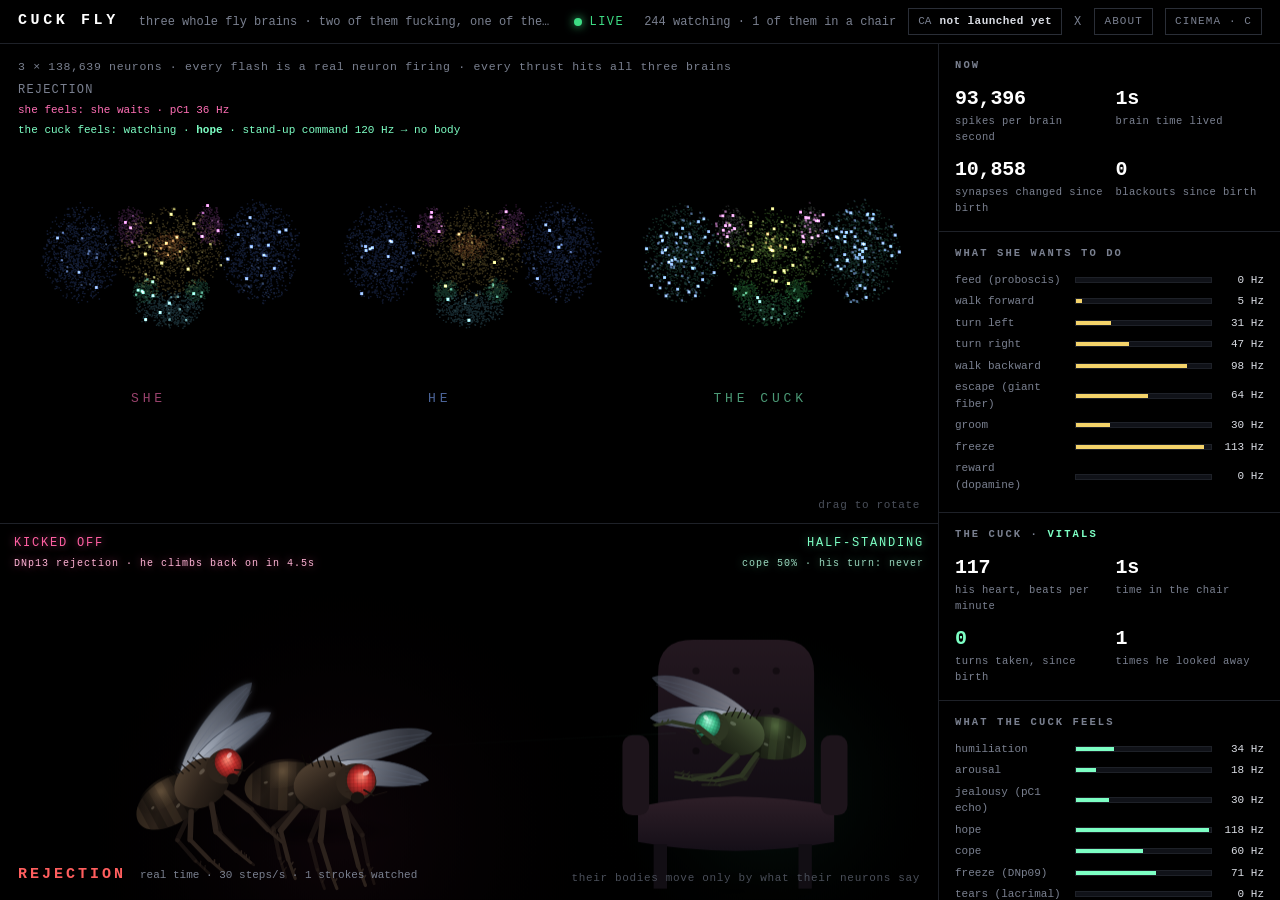
<file: index.html>
<!doctype html>
<html lang="en">
<head>
<meta charset="utf-8">
<meta name="viewport" content="width=device-width, initial-scale=1">
<title>CUCK FLY — three fly brains, live</title>
<meta name="description" content="Three whole fruit-fly brains, 138,639 neurons each, simulated live. Two of them are fucking. The third one is in the chair, watching, wired to feel every thrust he is not part of. Buys make them go harder and make him watch harder.">
<!-- when cuckfly.tech DNS is pointed at Netlify, swap these four URLs to https://cuckfly.tech/ -->
<link rel="canonical" href="https://cuckfly.netlify.app/">
<meta property="og:type" content="website">
<meta property="og:site_name" content="CUCK FLY">
<meta property="og:title" content="CUCK FLY — three whole fly brains, one of them watching">
<meta property="og:description" content="Two fly brains fucking. A third one in the chair, feeling all of it, getting none of it. Buys make them go harder. His turn never comes.">
<meta property="og:url" content="https://cuckfly.netlify.app/">
<meta property="og:image" content="https://cuckfly.netlify.app/static/og.png">
<meta property="og:image:width" content="1200">
<meta property="og:image:height" content="630">
<meta name="twitter:card" content="summary_large_image">
<meta name="twitter:title" content="CUCK FLY — three whole fly brains, one of them watching">
<meta name="twitter:description" content="Two fly brains fucking. A third one in the chair, feeling all of it, getting none of it.">
<meta name="twitter:image" content="https://cuckfly.netlify.app/static/og.png">
<meta name="theme-color" content="#000000">
<link rel="icon" href="data:image/svg+xml,%3Csvg xmlns='http://www.w3.org/2000/svg' viewBox='0 0 64 64'%3E%3Crect width='64' height='64' rx='12' fill='%23000'/%3E%3Ccircle cx='32' cy='32' r='9' fill='%237dffc4'/%3E%3Ccircle cx='32' cy='32' r='17' fill='none' stroke='%23ff6fb5' stroke-opacity='.7' stroke-width='2'/%3E%3C/svg%3E">
<link rel="stylesheet" href="css/style.css?v=4">
</head>
<body>
<div id="app">

  <div id="topo">
    <span class="marca">CUCK<s> </s>FLY</span>
    <span class="tag">three whole fly brains &middot; two of them fucking, one of them watching &middot; buys make them go harder</span>
    <span class="live" id="liveTop"><i></i><span id="liveTxt">CONNECTING</span></span>
    <div class="dir">
      <span id="viewersTop" class="tag"></span>
      <span class="ca" id="ca" title="contract address"><span>CA</span><b id="caTxt">not launched yet</b></span>
      <a href="https://x.com/cuckfly" id="xLink" target="_blank" rel="noopener">X</a>
      <span class="btn" id="btnAbout">ABOUT</span>
      <span class="btn cinema" id="btnCinema">CINEMA &middot; C</span>
    </div>
  </div>

  <!-- ------------------------------------------------------------------ -->
  <div id="sobre">
    <span class="fechar" id="btnClose">CLOSE &middot; ESC</span>
    <div class="cx">
      <h1>About CUCK FLY</h1>
      <p class="lede">Three real fruit-fly brains, 138,639 neurons each, running live. Two of them are a couple and never stop. The third one is wired into the same room, the same senses, the same dopamine, and is given no body to use. He sits in the chair. He feels every stroke he is not part of. That is the whole product.</p>

      <h3>What you are watching</h3>
      <p>The top of the screen is three brains: hers on the left, his in the middle, and <b>the cuck's on the right</b>. Every flash is one neuron crossing its firing threshold. The positions are the real positions of those neurons inside a fly's head, and the colours are brain regions (visual lobes, mushroom bodies, central complex, and so on). The cuck's brain is drawn in green because it is running the same wiring under a different input map: everything the couple's bodies produce arrives in his brain as sensation, and nothing his brain produces arrives at a body.</p>

      <h3>The brains</h3>
      <p>Each network is a <b>leaky integrate-and-fire</b> model of the kind published by Shiu et al. in <i>Nature</i> (2024). Each neuron is a leaky integrator; each synapse's strength is a contact count; each connection excites or inhibits according to the neurotransmitter predicted for that neuron. There is no training, no fitting, no hand-tuning toward any behaviour, and no language model anywhere in the loop. The three brains differ only in what is wired to their senses.</p>
      <p>Two honest consequences follow. The model has no spontaneous activity, so with nothing to sense a brain is silent: the token and the other flies are the only inputs any of them get. And it has no fatigue, so a runaway state is possible; when it happens that fly blacks out, restarts, and the blackout is counted on the panel. The cuck blacks out more often than the couple. This is not a joke about him; it is what an input-only brain does.</p>
      <div class="grade"><div>neurons <b>3 &times; 138,639</b></div><div>synapses <b>3 &times; ~50 million</b></div><div>time step <b>0.1 ms</b></div><div>his turns taken <b>0</b></div></div>

      <h3>The chair</h3>
      <p>The chair is not a metaphor and it is not a joke asset. It is drawn at the correct scale for a 2.5&nbsp;mm fly and it is the only piece of furniture on the site. The cuck is seated in it at all times. His descending neurons — the ones that in a real fly carry commands from brain to body — fire constantly, and they are <b>not connected to anything</b>. You can watch the firing rates on the panel: those are real commands going nowhere. When his rejection and approach drives both max out at once he half-stands, and then he sits back down, because the seat is the only thing his body is allowed to do.</p>

      <h3>What he feels</h3>
      <p>Everything the couple feels, he feels, at a fixed and public ratio. Every thrust hits all three Johnston's organs, so he hears and feels the rhythm at full strength. Every fourth stroke floods all three brains with dopamine, his included. Her pC1 receptivity neurons fire as she takes the other one, and the cuck's homologous cluster fires with them, out of phase, at 0.8× amplitude. Buys raise the couple's libido and raise his arousal and his humiliation together, on the same curve. Sells cool the couple down, and his <b>hope</b> channel rises — measurably, every time — because a slower pace reads to his brain as an opening.</p>
      <p>A big sell fires her DNp13 rejection neurons and she kicks the male off. This is the only moment in the simulation when the cuck's hope reaches 1.0. He half-stands. She re-mounts within a few seconds, hope collapses to zero, and the collapse is logged on the panel as <code>denial</code>. Over a long enough session this is the most reliable rhythm on the site.</p>

      <h3>How the token reaches them</h3>
      <p>They watch one token: their own. Every trade becomes a sense, by a fixed map, the same one for all three brains with the cuck's gain applied last:</p>
      <div class="grade"><div>a buy <b>sweet taste, his song in her ears, her pC1 fires &middot; cuck: arousal + humiliation</b></div><div>a big buy or a new holder <b>dopamine in all three &middot; the cuck's hit is the largest</b></div><div>a sell <b>bitter taste, he slows down &middot; cuck: hope rises</b></div><div>a big sell <b>DNp13: she kicks him off &middot; cuck half-stands, then sits</b></div><div>every thrust <b>vibration in all three (Johnston's organ)</b></div><div>every fourth thrust <b>dopamine in all three</b></div></div>

      <h3>What is not here</h3>
      <p><b>No wallet. No orders. No AI agent, no language model, no strategy.</b> The flies never touch the token: they only feel it. Nothing decides in their name. And there is no path in the code by which the cuck gets a turn — not a low-probability branch, not an unlockable, not a milestone at some market cap. The counter on the panel reads zero because the variable is never written to.</p>

      <h3>Data and credits</h3>
      <p class="fonte">Connectome shape and region layout after FlyWire (Dorkenwald et al., Schlegel et al., <i>Nature</i> 2024). Model after Shiu et al., <i>Nature</i> 2024. Bodies after NeuroMechFly v2 (Lobato-Rios et al., Wang-Chen et al., EPFL). Rendering: canvas 2D, in your browser, 60 frames per second. Market data: Pons V2 on Robinhood Chain via GeckoTerminal once the token is live. <span id="dataLine2">Development build. Until launch the market feed is marked SIMULATED on the panel and in this sentence.</span></p>
      <p class="fonte">CUCK FLY is a parody companion to SEX FLY and is not affiliated with it.</p>
    </div>
  </div>
  <!-- ------------------------------------------------------------------ -->

  <div id="stage">
    <div id="brain">
      <canvas id="c"></canvas>
      <div id="hud">
        <div class="sub">3 &times; 138,639 neurons &middot; every flash is a real neuron firing &middot; every thrust hits all three brains</div>
        <div id="hstate">loading&hellip;</div>
        <div id="hstate2">she feels: loading&hellip;</div>
        <div id="hstate3">the cuck feels: loading&hellip;</div>
      </div>
      <div id="rotulos"><span>SHE</span><span>HE</span><span>THE CUCK</span></div>
      <div id="hint">drag to rotate</div>
    </div>

    <div id="body">
      <canvas id="corpoCv"></canvas>
      <div id="sexoHud">RESTING<small>buys raise the libido &middot; sells cool it &middot; a big sell gets him kicked off</small></div>
      <div id="cuckHud">IN THE CHAIR<small>his turn: never</small></div>
      <div id="corpoHud"><span id="corpoModo"></span><span id="corpoInfo">&nbsp;</span></div>
      <div id="corpoTag">their bodies move only by what their neurons say</div>
    </div>
  </div>

  <aside id="panel">
    <section><h2>Now</h2><div class="stats">
      <div class="stat"><b id="sSpikes">–</b><span>spikes per brain second</span></div>
      <div class="stat"><b id="sLived">–</b><span>brain time lived</span></div>
      <div class="stat"><b id="sSyn">–</b><span>synapses changed since birth</span></div>
      <div class="stat"><b id="sSeiz">–</b><span>blackouts since birth</span></div>
    </div></section>

    <section><h2>What she wants to do</h2><div id="bars"></div></section>

    <section><h2>The cuck &middot; <s>vitals</s></h2><div class="stats">
      <div class="stat"><b id="cBpm">–</b><span>his heart, beats per minute</span></div>
      <div class="stat"><b id="cChair">–</b><span>time in the chair</span></div>
      <div class="stat"><b id="cTurns" class="zero">0</b><span>turns taken, since birth</span></div>
      <div class="stat"><b id="cLook">–</b><span>times he looked away</span></div>
    </div></section>

    <section><h2>What the cuck feels</h2><div id="cuckBars"></div></section>

    <section id="mercadoSec"><h2>What they feel &middot; <span id="mModo">every trade</span></h2>
      <div class="mres" id="mResumo">waiting for the market reader&hellip;</div>
      <h2 style="margin-top:14px">The feed &middot; all three brains</h2>
      <div class="cards" id="mCards"></div>
    </section>

    <details><summary>Under the hood</summary>
      <div class="legend" id="legend"></div>
      <p>Connectome-shaped leaky integrate-and-fire simulation of the adult <i>Drosophila</i> brain, three instances, running in this tab. Nothing is scripted: every flash is a unit crossing threshold. The model has no spontaneous activity, so between inputs a brain is silent, and no fatigue, so a runaway state is possible; when it happens that fly blacks out, comes back, and it is counted.</p>
      <p>The couple's bodies follow their descending neurons. The cuck's descending neurons fire into no body at all; the bars above are those commands, measured where they stop. He is drawn seated because seated is the only pose his outputs can reach.</p>
      <p>Market: trades of their token become senses by a fixed public map (buy = sweet + song + her pC1, sell = bitter, big sell = DNp13 kick, every thrust = vibration in all three). No wallet, no orders, no agent: reflexes, not a strategy.</p>
      <p id="dataLine">Build: client-side. Market feed: <span id="feedMode">simulated until launch</span>.</p>
    </details>

    <div class="foot">
      <a href="https://x.com/cuckfly" id="footX" target="_blank" rel="noopener">@cuckfly</a>
    </div>
  </aside>
</div>

<script src="config.js?v=4"></script>
<script src="js/flyart.js?v=4"></script>
<script src="js/brain.js?v=4"></script>
<script src="js/market.js?v=4"></script>
<script src="js/app.js?v=4"></script>
</body>
</html>
</file>
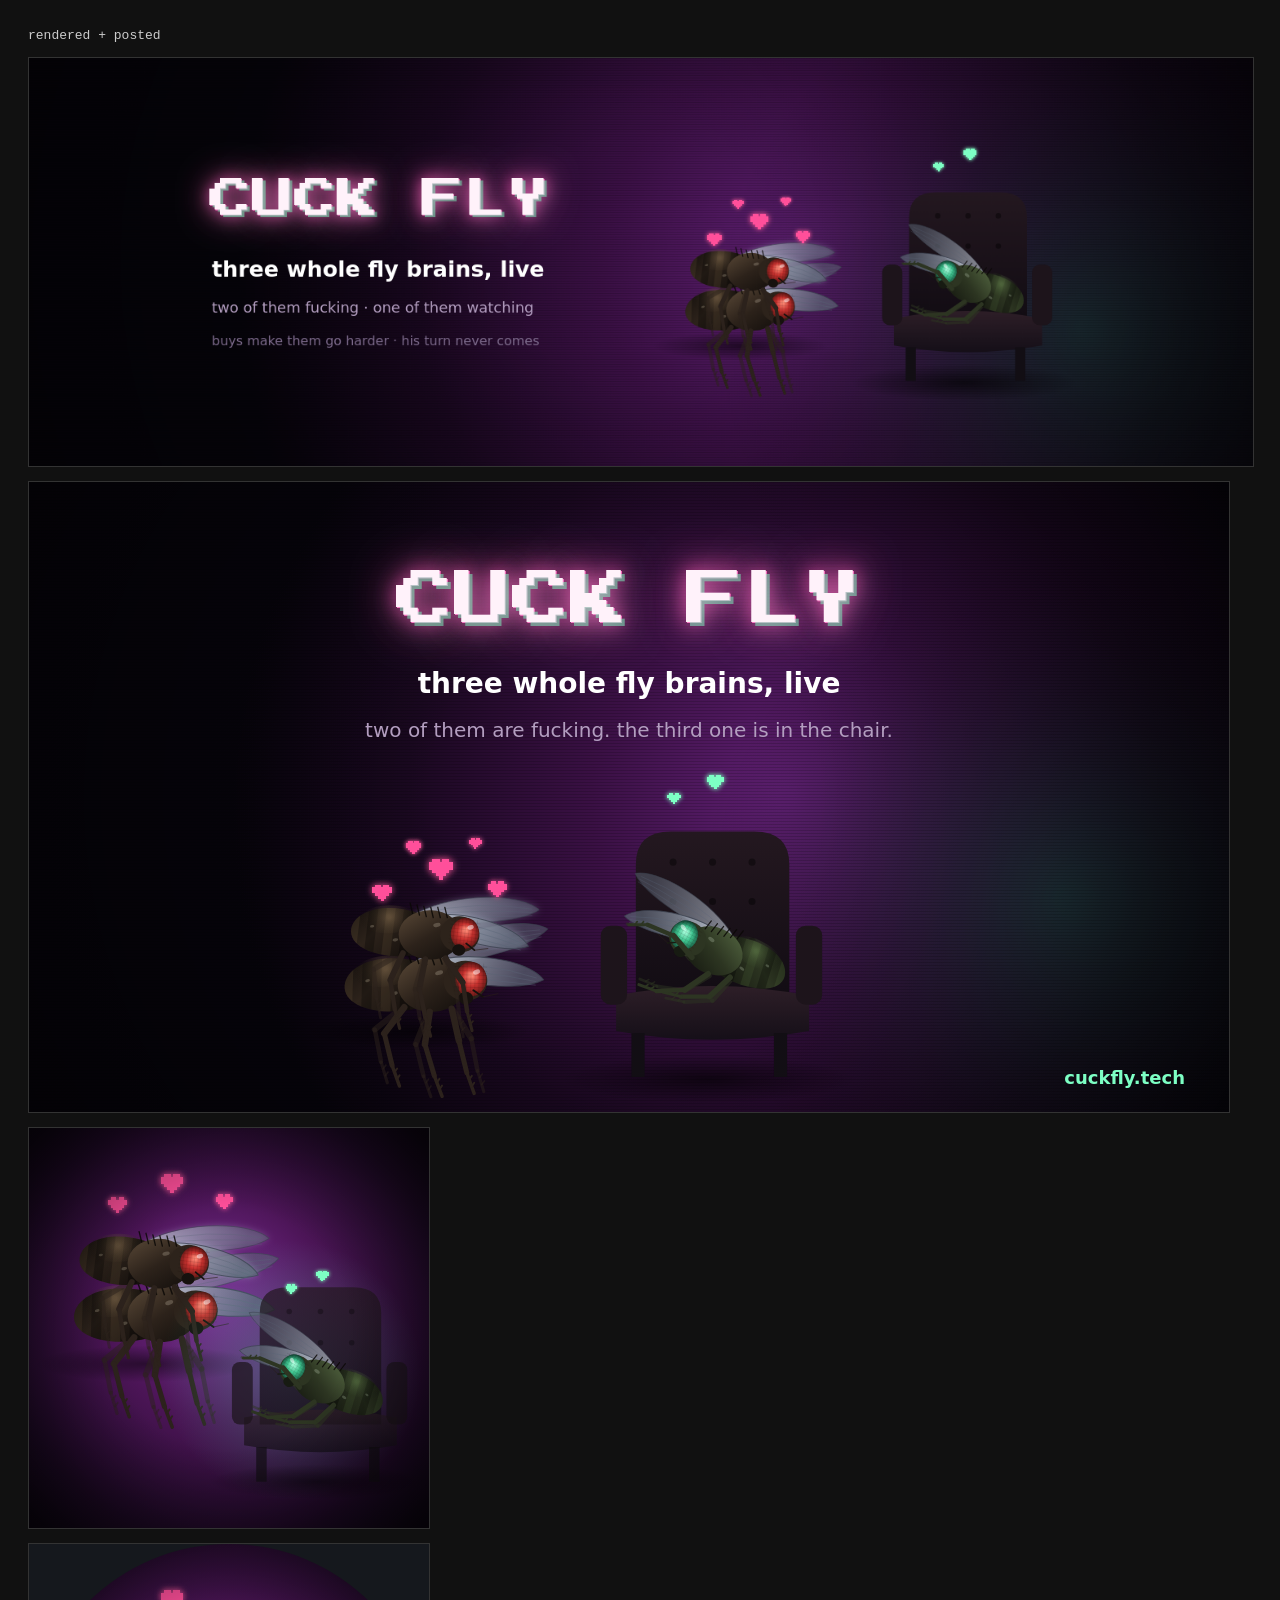
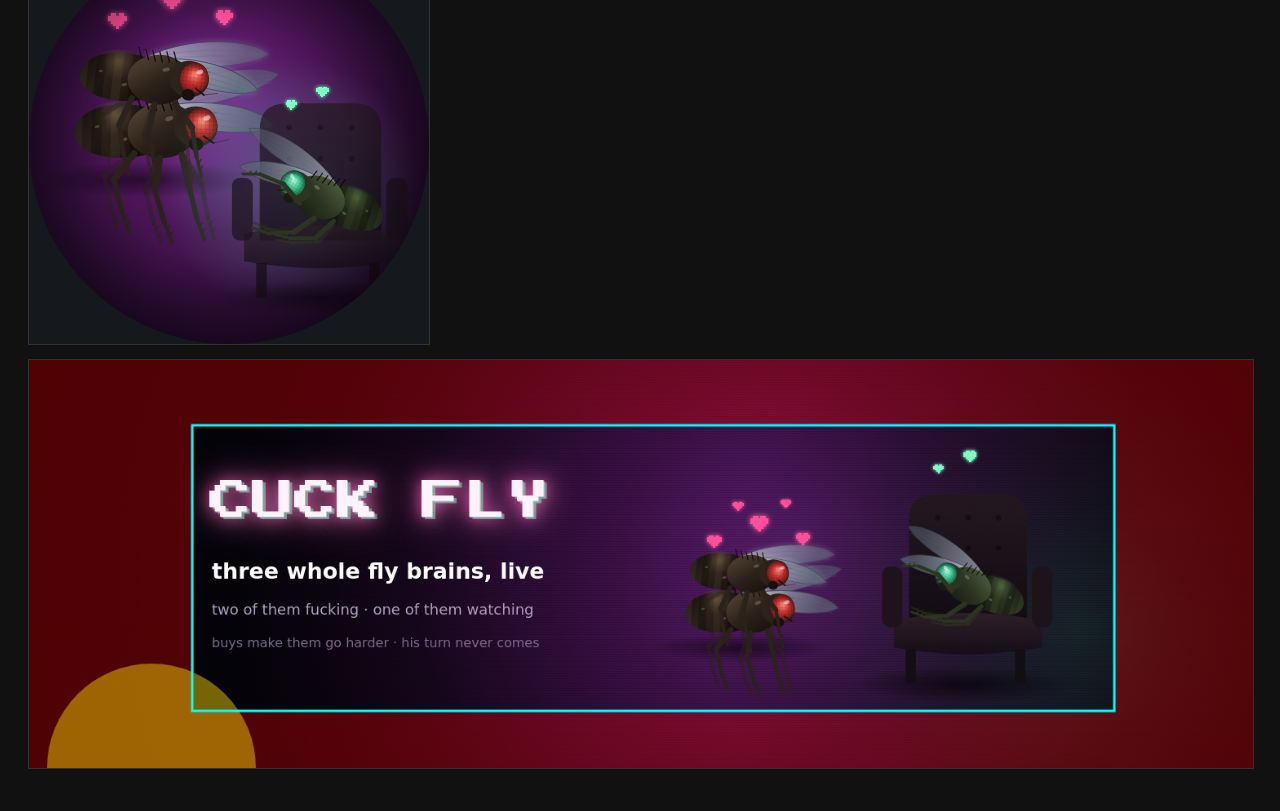
<file: tools/banner.html>
<!doctype html>
<html>
<head>
<meta charset="utf-8">
<title>CUCK FLY — graphics generator</title>
<link href="https://fonts.googleapis.com/css2?family=Press+Start+2P&display=swap" rel="stylesheet">
<style>
  body{background:#111;color:#ccc;font:13px monospace;padding:20px}
  canvas{display:block;margin:14px 0;max-width:100%;border:1px solid #333}
</style>
</head>
<body>
<div id="log">loading font…</div>
<canvas id="banner" width="1500" height="500"></canvas>
<canvas id="og" width="1200" height="630"></canvas>
<canvas id="pfp" width="400" height="400"></canvas>
<canvas id="pfpcrop" width="400" height="400"></canvas>
<canvas id="bansafe" width="1500" height="500"></canvas>
<script src="../js/flyart.js"></script>
<script>
var TAU = 6.2831853;

/* ---------- shared scene bits ---------- */
function bg(ctx, W, H, tilt) {
  ctx.fillStyle = '#05030a';
  ctx.fillRect(0, 0, W, H);
  var g = ctx.createRadialGradient(W * 0.63, H * 0.50, 8, W * 0.63, H * 0.52, W * 0.46);
  g.addColorStop(0, '#5f1f72');
  g.addColorStop(0.34, '#3a1044');
  g.addColorStop(0.68, '#1a0820');
  g.addColorStop(1, '#07040c');
  ctx.fillStyle = g; ctx.fillRect(0, 0, W, H);
  /* cold pool where the chair sits */
  var c = ctx.createRadialGradient(W * 0.86, H * 0.66, 6, W * 0.86, H * 0.66, W * 0.3);
  c.addColorStop(0, 'rgba(24,90,70,.5)');
  c.addColorStop(1, 'rgba(0,0,0,0)');
  ctx.fillStyle = c; ctx.fillRect(0, 0, W, H);
  /* vignette */
  var v = ctx.createRadialGradient(W / 2, H / 2, H * 0.3, W / 2, H / 2, W * 0.75);
  v.addColorStop(0, 'rgba(0,0,0,0)');
  v.addColorStop(1, 'rgba(0,0,0,.75)');
  ctx.fillStyle = v; ctx.fillRect(0, 0, W, H);
  /* scanlines, very light */
  ctx.fillStyle = 'rgba(0,0,0,.16)';
  for (var y = 0; y < H; y += 3) ctx.fillRect(0, y, W, 1);
}

/* three pixel hearts in a loose arc, the way theirs sit over the couple */
function hearts(ctx, x, y, s, n, col) {
  var lay = [[-0.62, 0.10, 0.030], [0.02, -0.16, 0.036], [0.64, 0.06, 0.028],
             [-0.28, -0.40, 0.022], [0.40, -0.44, 0.020]];
  for (var i = 0; i < n && i < lay.length; i++) {
    FlyArt.pixelHeart(ctx, x + lay[i][0] * s, y + lay[i][1] * s, Math.max(1, s * lay[i][2]), col, true);
  }
}

/* couple + chair, positioned inside a box */
function scene(ctx, cx, cy, s, opts) {
  opts = opts || {};
  /* the couple */
  FlyArt.shadow(ctx, cx - s * 0.1, cy + s * 0.5, s * 1.25, s * 0.2, 0.55);
  FlyArt.drawFly(ctx, { x: cx, y: cy, s: s, phase: 0.6, tilt: 0.03 });
  FlyArt.drawFly(ctx, {
    x: cx - s * 0.02, y: cy - s * 0.55, s: s * 0.9, phase: 1.9,
    tilt: 0.12, legLift: 0.55, wingBeat: 1.1
  });
  hearts(ctx, cx + s * 0.15, cy - s * 1.12, s, 5, '#ff4f9a');

  /* the chair, to the right */
  if (opts.chair !== false) {
    var ox = cx + s * (opts.gap || 2.5), oy = cy + s * 0.06, cs = s * 1.2;
    FlyArt.shadow(ctx, ox, oy + cs * 0.8, cs * 1.35, cs * 0.22, 0.6);
    FlyArt.drawChair(ctx, ox, oy, cs, 'rgba(125,255,196,.3)');
    FlyArt.drawFly(ctx, {
      x: ox + cs * 0.10, y: oy - cs * 0.34, s: s * 0.86,
      phase: 2.2, seated: 1, tilt: 0.3, headTilt: -0.2, tint: 0.6, flip: true
    });
    /* one green heart, cracked down the middle */
    hearts(ctx, ox + cs * 0.05, oy - cs * 1.82, s * 0.7, 2, '#7dffc4');
  }
}

/* pixel title with a chromatic glow, like an old arcade marquee */
function title(ctx, text, x, y, size, align) {
  ctx.save();
  ctx.font = size + 'px "Press Start 2P", monospace';
  ctx.textAlign = align || 'left';
  ctx.textBaseline = 'alphabetic';
  ctx.shadowColor = 'rgba(255,60,170,.85)'; ctx.shadowBlur = size * 0.75;
  ctx.fillStyle = '#ff2f9f'; ctx.fillText(text, x, y);
  ctx.shadowBlur = size * 0.35;
  ctx.fillStyle = '#ff77c8'; ctx.fillText(text, x, y);
  /* green fringe, offset — the third one is always slightly out of frame */
  ctx.shadowColor = 'rgba(125,255,196,.6)'; ctx.shadowBlur = size * 0.5;
  ctx.globalAlpha = 0.5;
  ctx.fillStyle = '#7dffc4'; ctx.fillText(text, x + size * 0.055, y + size * 0.045);
  ctx.globalAlpha = 1;
  ctx.shadowBlur = 0;
  ctx.fillStyle = '#fff2fa'; ctx.fillText(text, x - size * 0.02, y - size * 0.02);
  ctx.restore();
}

function line(ctx, text, x, y, size, col, weight, align) {
  ctx.save();
  ctx.font = (weight || 600) + ' ' + size + 'px ui-sans-serif, system-ui, -apple-system, Segoe UI, Roboto, sans-serif';
  ctx.textAlign = align || 'left';
  ctx.fillStyle = col;
  ctx.fillText(text, x, y);
  ctx.restore();
}

/* ---------- the three deliverables ---------- */
/* X header: 1500x500. Everything that matters stays inside the safe box —
   the sides get trimmed on narrow screens and the avatar sits over the
   bottom-left corner, so nothing important goes there. */
var SAFE = { x0: 200, x1: 1330, y0: 80, y1: 430 };
var AVATAR = { x: 150, y: 500, r: 128 };   /* the profile picture overlaps here */

function drawBanner() {
  var cv = document.getElementById('banner'), ctx = cv.getContext('2d'), W = cv.width, H = cv.height;
  bg(ctx, W, H);
  scene(ctx, 880, 310, 86, { gap: 3.1 });
  title(ctx, 'CUCK FLY', SAFE.x0 + 22, 200, 52);
  line(ctx, 'three whole fly brains, live', SAFE.x0 + 24, 268, 27, '#ffffff', 700);
  line(ctx, 'two of them fucking · one of them watching', SAFE.x0 + 24, 312, 18, '#b39ec0', 500);
  line(ctx, 'buys make them go harder · his turn never comes', SAFE.x0 + 24, 352, 16, '#7d6b8c', 500);
  post('banner', cv);
  safePreview(cv);
}

/* overlay of what X eats, so the layout can be checked rather than hoped at */
function safePreview(src) {
  var cv = document.getElementById('bansafe'), ctx = cv.getContext('2d'), W = cv.width, H = cv.height;
  ctx.clearRect(0, 0, W, H);
  ctx.drawImage(src, 0, 0);
  ctx.fillStyle = 'rgba(255,0,0,.3)';
  ctx.fillRect(0, 0, SAFE.x0, H); ctx.fillRect(SAFE.x1, 0, W - SAFE.x1, H);
  ctx.fillRect(SAFE.x0, 0, SAFE.x1 - SAFE.x0, SAFE.y0);
  ctx.fillRect(SAFE.x0, SAFE.y1, SAFE.x1 - SAFE.x0, H - SAFE.y1);
  ctx.fillStyle = 'rgba(255,220,0,.45)';
  ctx.beginPath(); ctx.arc(AVATAR.x, AVATAR.y, AVATAR.r, 0, TAU); ctx.fill();
  ctx.strokeStyle = '#0ff'; ctx.lineWidth = 3;
  ctx.strokeRect(SAFE.x0, SAFE.y0, SAFE.x1 - SAFE.x0, SAFE.y1 - SAFE.y0);
  post('banner_safe', cv);
}

function drawOg() {
  var cv = document.getElementById('og'), ctx = cv.getContext('2d'), W = cv.width, H = cv.height;
  bg(ctx, W, H);
  scene(ctx, W * 0.33, H * 0.80, H * 0.145, { gap: 3.1 });
  title(ctx, 'CUCK FLY', W / 2, H * 0.235, 58, 'center');
  line(ctx, 'three whole fly brains, live', W / 2, H * 0.335, 28, '#ffffff', 700, 'center');
  line(ctx, 'two of them are fucking. the third one is in the chair.', W / 2, H * 0.405, 20, '#b39ec0', 500, 'center');
  line(ctx, 'cuckfly.tech', W - 44, H * 0.955, 18, '#7dffc4', 600, 'right');
  post('og', cv);
}

function drawPfp() {
  var cv = document.getElementById('pfp'), ctx = cv.getContext('2d'), W = cv.width, H = cv.height;
  /* violet ground, same family as the couple's own avatar */
  ctx.fillStyle = '#07040c'; ctx.fillRect(0, 0, W, H);
  var g = ctx.createRadialGradient(W * 0.46, H * 0.42, 8, W * 0.5, H * 0.5, W * 0.78);
  g.addColorStop(0, '#7a2c93'); g.addColorStop(0.34, '#4c1557');
  g.addColorStop(0.7, '#200a28'); g.addColorStop(1, '#07040c');
  ctx.fillStyle = g; ctx.fillRect(0, 0, W, H);

  /* everything lives inside the circle X crops to: r = 0.47 * W from centre */
  var s = H * 0.23, gx = W * 0.315, gy = H * 0.47;

  /* the couple */
  FlyArt.shadow(ctx, gx - s * 0.1, gy + s * 0.52, s * 1.2, s * 0.2, 0.5);
  FlyArt.drawFly(ctx, { x: gx, y: gy, s: s, phase: 0.6, tilt: 0.03 });
  FlyArt.drawFly(ctx, {
    x: gx - s * 0.03, y: gy - s * 0.56, s: s * 0.9, phase: 1.9,
    tilt: 0.12, legLift: 0.55, wingBeat: 1.1
  });
  hearts(ctx, gx + s * 0.16, gy - s * 1.3, s * 0.92, 3, '#ff4f9a');

  /* the one watching — big enough to read, and well inside the crop */
  var cfs = H * 0.175, cs = cfs * 1.24, cx = W * 0.72, cy = H * 0.715;
  var hg = ctx.createRadialGradient(cx - cs * 0.3, cy - cs * 0.5, 2, cx - cs * 0.3, cy - cs * 0.5, cs * 1.5);
  hg.addColorStop(0, 'rgba(80,255,190,.26)'); hg.addColorStop(1, 'rgba(80,255,190,0)');
  ctx.fillStyle = hg; ctx.fillRect(0, 0, W, H);
  FlyArt.shadow(ctx, cx, cy + cs * 0.78, cs * 1.25, cs * 0.2, 0.5);
  ctx.save();
  ctx.globalAlpha = 0.72;
  FlyArt.drawChair(ctx, cx, cy, cs, null);
  ctx.restore();
  FlyArt.drawFly(ctx, {
    x: cx + cs * 0.08, y: cy - cs * 0.34, s: cfs,
    phase: 2.2, seated: 1, tilt: 0.3, headTilt: -0.22, tint: 0.6, flip: true
  });
  hearts(ctx, cx + cs * 0.05, cy - cs * 1.5, cfs * 0.7, 2, '#7dffc4');

  /* vignette: the two red eyes and the one green eye are what survives at 48px */
  var vg = ctx.createRadialGradient(W / 2, H / 2, H * 0.3, W / 2, H / 2, H * 0.68);
  vg.addColorStop(0, 'rgba(0,0,0,0)'); vg.addColorStop(1, 'rgba(0,0,0,.66)');
  ctx.fillStyle = vg; ctx.fillRect(0, 0, W, H);
  post('pfp', cv);
  cropPreview(cv);
}

/* what X actually shows: the inscribed circle */
function cropPreview(src) {
  var cv = document.getElementById('pfpcrop'), ctx = cv.getContext('2d'), W = cv.width, H = cv.height;
  ctx.clearRect(0, 0, W, H);
  ctx.fillStyle = '#15181d'; ctx.fillRect(0, 0, W, H);
  ctx.save();
  ctx.beginPath(); ctx.arc(W / 2, H / 2, W / 2, 0, TAU); ctx.clip();
  ctx.drawImage(src, 0, 0);
  ctx.restore();
  post('pfp_crop', cv);
}

function post(name, cv) {
  fetch('http://127.0.0.1:8898/' + name, { method: 'POST', body: cv.toDataURL('image/png') });
}

document.fonts.load('40px "Press Start 2P"').then(function () {
  return document.fonts.ready;
}).then(function () {
  drawBanner(); drawOg(); drawPfp();
  document.getElementById('log').textContent = 'rendered + posted';
});
</script>
</body>
</html>
</file>
<file: css/style.css>
:root{
  --bg:#000;--line:#1e2128;--line2:#2a2e37;--text:#d9dce3;--muted:#7a8090;--dim:#4a4f5a;
  --accent:#f4d36a;--up:#3ddc84;--down:#ff5e5e;
  --she:#ff6fb5;--he:#7fa8ff;--cuck:#7dffc4;
  --mono:"JetBrains Mono","Cascadia Mono",Consolas,"Courier New",monospace;
  --sans:ui-sans-serif,system-ui,-apple-system,"Segoe UI",Roboto,sans-serif;
}
*{box-sizing:border-box}
html,body{margin:0;height:100%;background:var(--bg);color:var(--text);font:12.5px/1.5 var(--mono);-webkit-font-smoothing:antialiased}
#app{display:grid;grid-template-rows:44px 1fr;grid-template-columns:1fr 342px;height:100vh}

/* ---------- top bar ---------- */
#topo{grid-column:1/-1;display:flex;align-items:center;gap:20px;padding:0 18px;border-bottom:1px solid var(--line);font-size:12px}
#topo .marca{font-weight:700;letter-spacing:.24em;color:#fff;font-size:15px;white-space:nowrap}
#topo .marca s{text-decoration:none;color:var(--cuck)}
#topo .tag{color:var(--muted);white-space:nowrap;overflow:hidden;text-overflow:ellipsis}
#topo .live{display:flex;align-items:center;gap:8px;color:var(--muted);letter-spacing:.12em}
#topo .live i{width:8px;height:8px;border-radius:50%;background:#444}
#topo .live.on{color:var(--up)}
#topo .live.on i{background:var(--up);box-shadow:0 0 10px var(--up);animation:pulsa 1.6s infinite}
@keyframes pulsa{50%{opacity:.35}}
#topo .dir{margin-left:auto;display:flex;align-items:center;gap:12px}
#topo .ca{display:flex;align-items:center;gap:8px;border:1px solid var(--line2);padding:4px 9px;color:var(--muted);cursor:pointer;user-select:none;font-size:11px;white-space:nowrap}
#topo .ca:hover{border-color:#4a5060;color:var(--text)}
#topo .ca b{color:var(--text);font-weight:600;letter-spacing:.04em}
#topo .ca.copiado b{color:var(--up)}
#topo a{color:var(--muted);text-decoration:none;letter-spacing:.1em}
#topo a:hover{color:#fff}
#topo .btn{border:1px solid var(--line2);padding:4px 9px;color:var(--muted);cursor:pointer;font-size:11px;letter-spacing:.1em;white-space:nowrap}
#topo .btn:hover{color:#fff;border-color:#4a5060}
#app.cinema{grid-template-columns:1fr}
#app.cinema #panel{display:none}

/* ---------- stage ---------- */
#stage{overflow:hidden;background:var(--bg);display:grid;grid-template-rows:1fr minmax(190px,44%)}
#brain{position:relative;overflow:hidden;cursor:grab}
#brain.drag{cursor:grabbing}
canvas{display:block;width:100%;height:100%}
#hud{position:absolute;left:18px;top:14px;pointer-events:none}
#hud .sub{color:var(--muted);font-size:11.5px;letter-spacing:.06em}
#hstate{font-size:12px;margin-top:6px;color:var(--muted);letter-spacing:.1em;text-transform:uppercase}
#hstate.active{color:var(--accent)}
#hstate.seizure{color:var(--down)}
#hstate2{font-size:11px;color:var(--she);margin-top:3px}
#hstate3{font-size:11px;color:var(--cuck);margin-top:3px}
#rotulos{position:absolute;left:0;right:0;top:72%;display:flex;justify-content:space-around;pointer-events:none;font-size:13px;letter-spacing:.3em;opacity:.6}
#rotulos span:nth-child(1){color:var(--she)}
#rotulos span:nth-child(2){color:var(--he)}
#rotulos span:nth-child(3){color:var(--cuck)}
#hint{position:absolute;right:18px;bottom:10px;font-size:11px;color:var(--dim);pointer-events:none;letter-spacing:.06em}

#body{background:#000;position:relative;overflow:hidden;border-top:1px solid var(--line)}
#sexoHud{position:absolute;left:14px;top:10px;max-width:52%;font-size:12px;letter-spacing:.15em;color:#ff5fa2;text-shadow:0 0 8px rgba(255,95,162,.6);pointer-events:none}
#sexoHud small{display:block;font-size:10px;color:#ffb3d5;letter-spacing:.1em;margin-top:4px}
#cuckHud{position:absolute;right:14px;top:10px;max-width:40%;text-align:right;font-size:12px;letter-spacing:.15em;color:var(--cuck);text-shadow:0 0 8px rgba(125,255,196,.45);pointer-events:none}
#cuckHud small{display:block;font-size:10px;color:#9ad9bf;letter-spacing:.1em;margin-top:4px}
#corpoHud{position:absolute;left:18px;bottom:14px;max-width:64%;flex-wrap:wrap;display:flex;gap:14px;align-items:baseline;pointer-events:none}
#corpoModo{font-size:15px;font-weight:700;letter-spacing:.2em;color:var(--accent)}
#corpoModo.kick{color:var(--down)}
#corpoInfo{font-size:11px;color:var(--muted)}
#corpoTag{position:absolute;right:18px;bottom:14px;font-size:11px;color:var(--dim);pointer-events:none;letter-spacing:.06em}
.coracao{position:absolute;pointer-events:none;color:#ff4f9a;font-size:18px;animation:sobe 1.6s ease-out forwards;text-shadow:0 0 6px rgba(255,80,150,.8)}
.coracao.cuck{color:var(--cuck);text-shadow:0 0 6px rgba(125,255,196,.7)}
@keyframes sobe{from{transform:translateY(0) scale(.6);opacity:1}to{transform:translateY(-90px) scale(1.4);opacity:0}}

/* ---------- panel ---------- */
#panel{border-left:1px solid var(--line);overflow:auto;display:flex;flex-direction:column}
#panel section,#panel details{padding:14px 16px;border-bottom:1px solid var(--line)}
h2{margin:0 0 10px;font-size:10.5px;letter-spacing:.2em;color:var(--muted);text-transform:uppercase;font-weight:600}
h2 s{text-decoration:none;color:var(--cuck)}
.stats{display:grid;grid-template-columns:1fr 1fr;gap:10px 12px}
.stat b{display:block;font-size:20px;font-weight:600;color:#fff;font-variant-numeric:tabular-nums;letter-spacing:-.01em}
.stat b.zero{color:var(--cuck)}
.stat span{color:var(--muted);font-size:10.5px;letter-spacing:.04em;display:block}
.bar{display:grid;grid-template-columns:112px 1fr 44px;align-items:center;gap:8px;margin:5px 0;font-size:11px;color:var(--muted)}
.bar i{display:block;height:6px;background:#101218;border:1px solid var(--line);overflow:hidden}
.bar i b{display:block;height:100%;width:0;background:var(--accent);transition:width .12s linear}
.bar em{font-style:normal;color:var(--text);text-align:right;font-variant-numeric:tabular-nums}
#cuckBars .bar i b{background:var(--cuck)}
#cuckBars .bar i b.hot{background:var(--down)}
.mres{font-size:11.5px;color:var(--muted);line-height:1.6}
.mres b{color:#fff;font-weight:600;font-variant-numeric:tabular-nums}
.mres .up{color:var(--up)}.mres .down{color:var(--down)}
.cards{display:flex;flex-direction:column;margin-top:8px}
.card{font-size:11px;line-height:1.45;padding:6px 0 6px 10px;border-left:2px solid var(--line2);border-bottom:1px solid var(--line);color:var(--text)}
.card:last-child{border-bottom:0}
.card.buy{border-left-color:var(--up)}
.card.sell{border-left-color:var(--down)}
.card.cuck{border-left-color:var(--cuck);background:linear-gradient(90deg,#0b1712,transparent 62%)}
.card .q{color:var(--dim)}
.card .r{color:var(--muted)}
.card .c{color:var(--cuck)}
details{font-size:12px;color:var(--muted);font-family:var(--sans)}
details summary{cursor:pointer;color:var(--muted);font-family:var(--mono);font-size:10.5px;letter-spacing:.2em;text-transform:uppercase;font-weight:600}
details p{margin:10px 0 0;line-height:1.55}
.legend{display:flex;flex-direction:column;gap:4px;font-size:11px;font-family:var(--mono);margin-top:10px}
.legend div{display:grid;grid-template-columns:10px 1fr auto;gap:8px;align-items:center}
.legend s{display:block;width:10px;height:10px;text-decoration:none}
.legend em{font-style:normal;color:var(--muted);font-variant-numeric:tabular-nums}
.foot{font-size:11px;line-height:1.5;margin-top:auto;padding:12px 16px;letter-spacing:.06em}
.foot a{color:var(--cuck);text-decoration:none}
.foot a:hover{text-decoration:underline}

/* ---------- about ---------- */
#sobre{position:fixed;inset:0;background:rgba(0,0,0,.95);z-index:50;overflow:auto;display:none}
#sobre.on{display:block}
#sobre .cx{max-width:820px;margin:0 auto;padding:56px 28px 80px;font-family:var(--sans);font-size:14.5px;line-height:1.65;color:#c9cdd6}
#sobre h1{font-family:var(--mono);font-size:13px;letter-spacing:.3em;color:var(--cuck);margin:0 0 6px;text-transform:uppercase}
#sobre .lede{font-size:19px;color:#fff;line-height:1.45;margin:0 0 34px;font-weight:500}
#sobre h3{font-family:var(--mono);font-size:10.5px;letter-spacing:.22em;text-transform:uppercase;color:var(--muted);margin:30px 0 8px;font-weight:600;border-top:1px solid var(--line);padding-top:16px}
#sobre p{margin:0 0 10px}
#sobre b{color:#fff;font-weight:600}
#sobre code{font-family:var(--mono);font-size:12px;color:var(--accent)}
#sobre a{color:var(--text);text-decoration:underline;text-underline-offset:3px}
#sobre .fechar{position:fixed;top:12px;right:18px;font-family:var(--mono);font-size:11px;letter-spacing:.14em;border:1px solid var(--line2);padding:5px 10px;color:var(--muted);cursor:pointer;background:#000}
#sobre .fechar:hover{color:#fff;border-color:#4a5060}
#sobre .grade{display:grid;grid-template-columns:1fr 1fr;gap:6px 22px;font-family:var(--mono);font-size:12px;color:var(--muted);margin:8px 0 4px}
#sobre .grade b{color:var(--text)}
#sobre .fonte{font-family:var(--mono);font-size:11px;color:var(--dim);line-height:1.6}

@media (max-width:860px){
  #app{grid-template-columns:1fr;grid-template-rows:44px 78vh 1fr;height:auto;min-height:100vh}
  #stage{grid-template-rows:1fr 42%}
  #panel{border-left:0;border-top:1px solid var(--line)}
  #topo .tag,#topo .ca span:first-child,#topo .btn.cinema,#corpoTag,#hint{display:none}
  #topo{gap:10px;padding:0 12px}
  #topo .dir{gap:8px}
  #hud .sub{font-size:10.5px}
  #cuckHud{font-size:10.5px}
}
@media (max-width:600px){#sobre .grade{grid-template-columns:1fr}#sobre .cx{padding:48px 18px 60px}}
</file>
